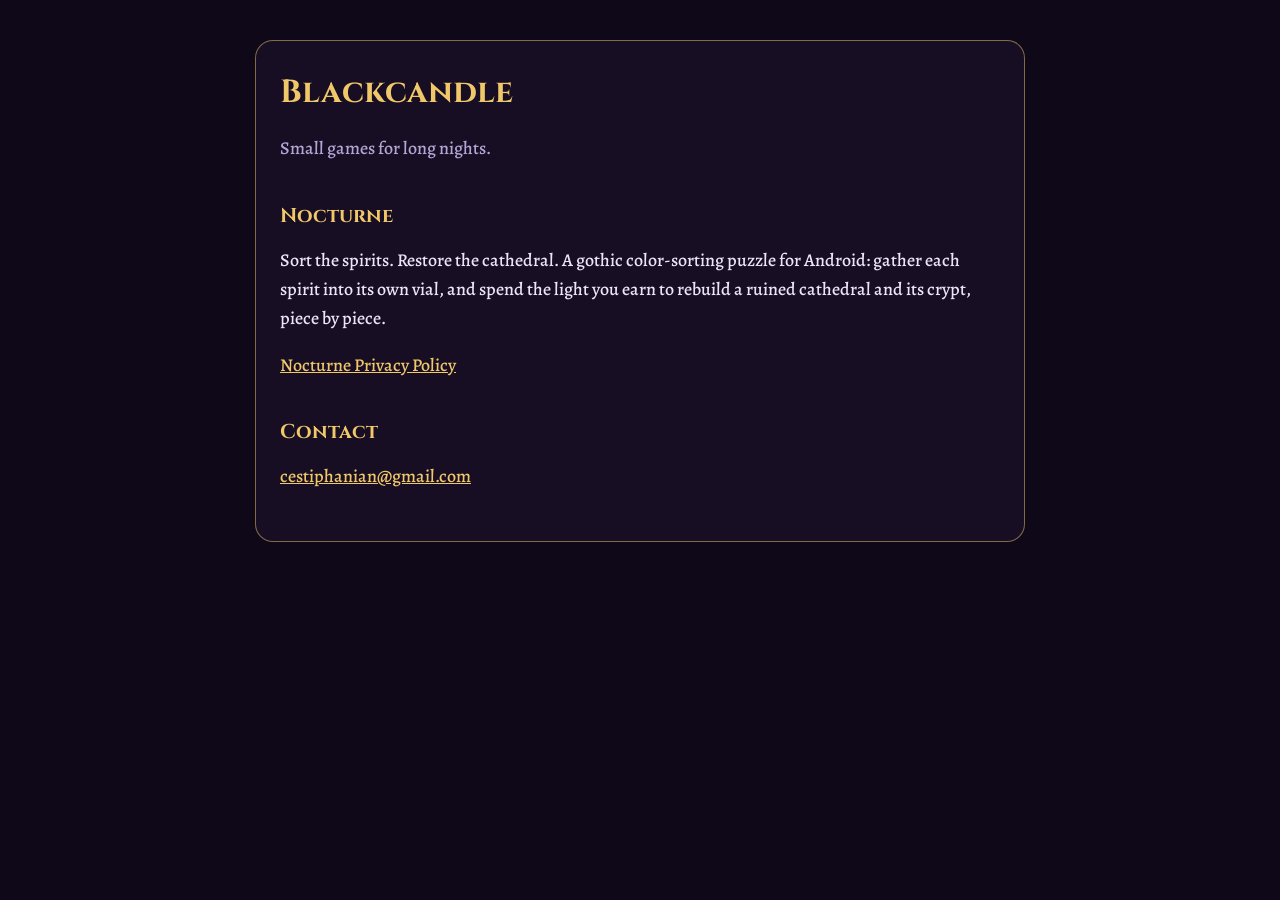
<file: index.html>
<!doctype html>
<html lang="en">
<head>
<meta charset="utf-8">
<meta name="viewport" content="width=device-width, initial-scale=1">
<title>Blackcandle</title>
<link rel="stylesheet" href="style.css">
</head>
<body>
<main>
<h1>Blackcandle</h1>
<p class="dim">Small games for long nights.</p>

<h2>Nocturne</h2>
<p>Sort the spirits. Restore the cathedral. A gothic color-sorting puzzle for Android:
gather each spirit into its own vial, and spend the light you earn to rebuild a
ruined cathedral and its crypt, piece by piece.</p>
<p><a href="privacy.html">Nocturne Privacy Policy</a></p>

<h2>Contact</h2>
<p><a href="mailto:cestiphanian@gmail.com">cestiphanian@gmail.com</a></p>
</main>
</body>
</html>
</file>
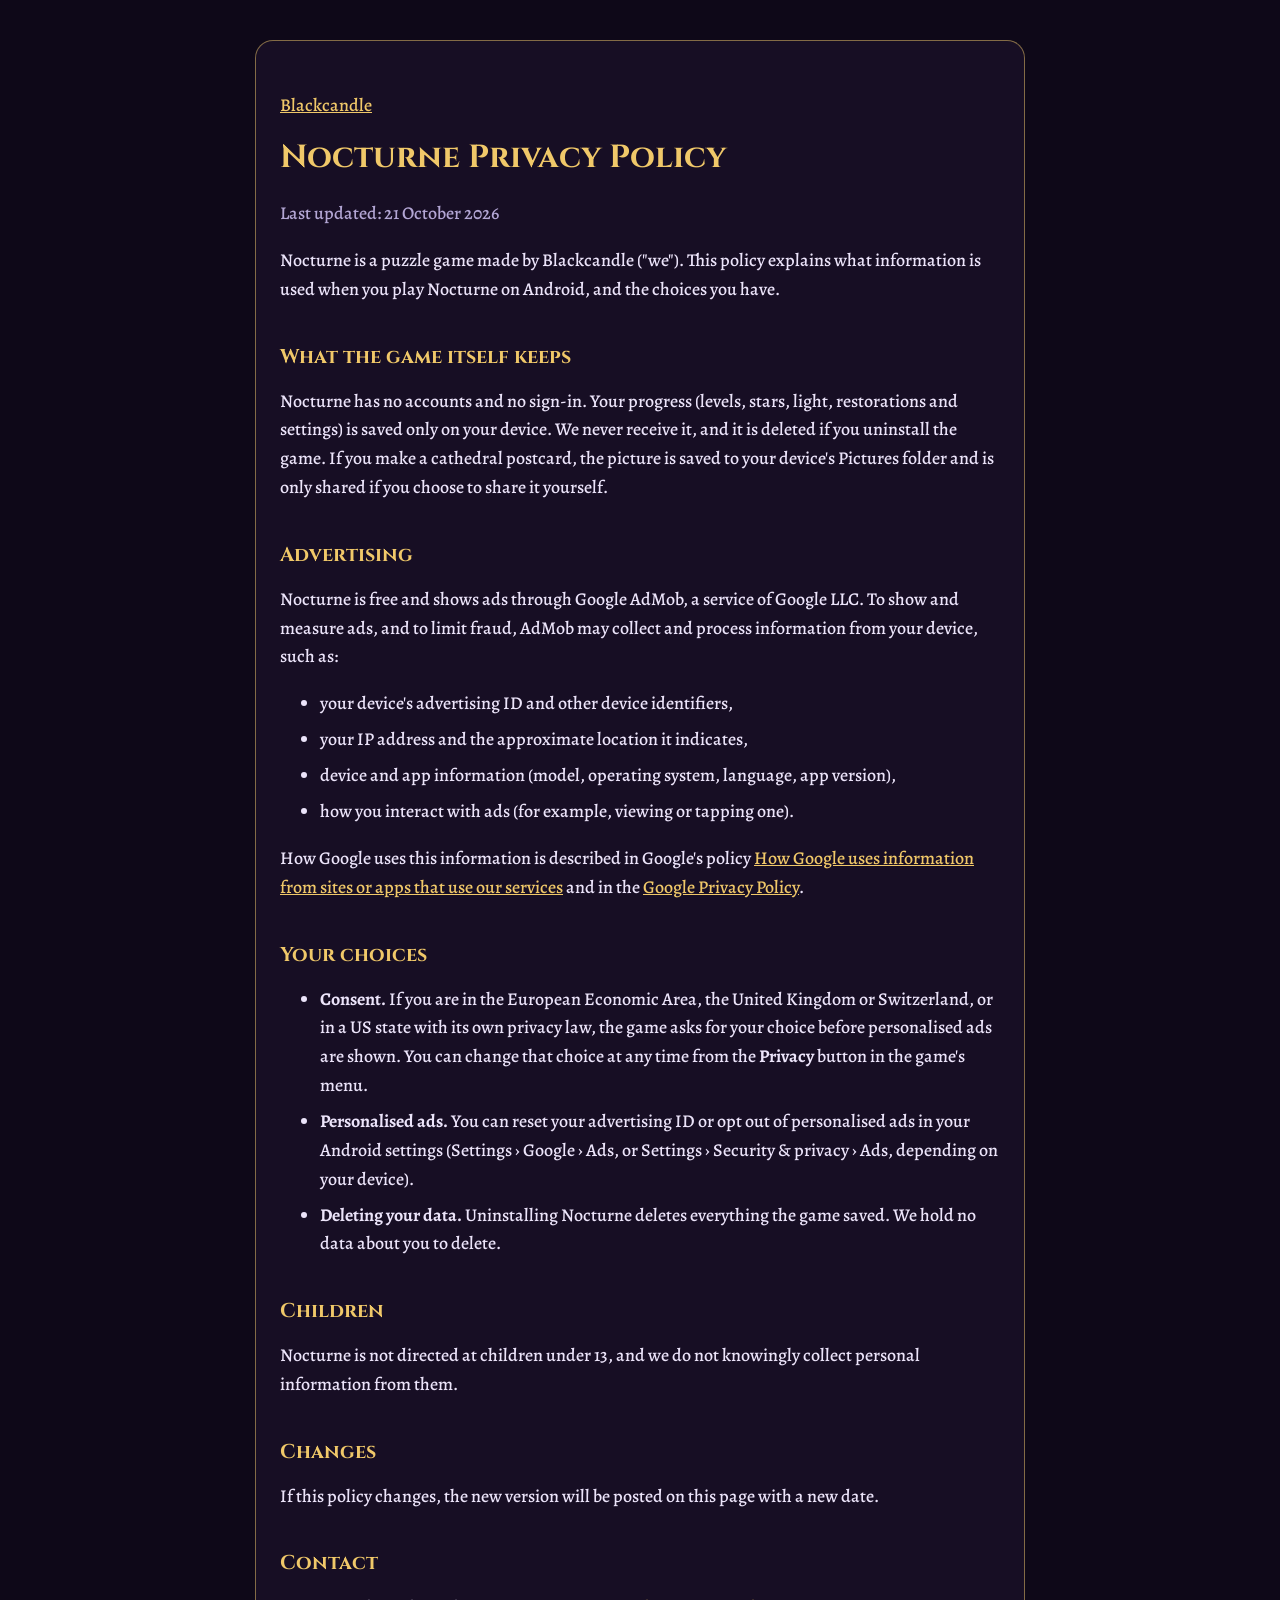
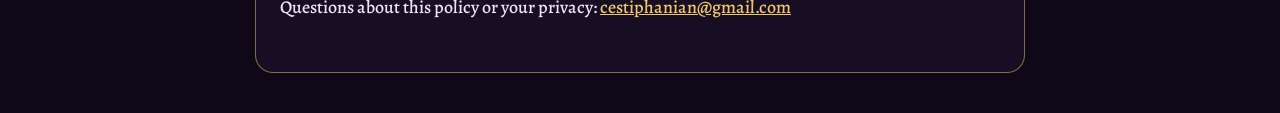
<file: privacy.html>
<!doctype html>
<html lang="en">
<head>
<meta charset="utf-8">
<meta name="viewport" content="width=device-width, initial-scale=1">
<title>Nocturne Privacy Policy</title>
<link rel="stylesheet" href="style.css">
</head>
<body>
<main>
<p class="crumb"><a href="index.html">Blackcandle</a></p>
<h1>Nocturne Privacy Policy</h1>
<p class="dim">Last updated: 21 October 2026</p>

<p>Nocturne is a puzzle game made by Blackcandle ("we"). This policy explains what
information is used when you play Nocturne on Android, and the choices you have.</p>

<h2>What the game itself keeps</h2>
<p>Nocturne has no accounts and no sign-in. Your progress (levels, stars, light,
restorations and settings) is saved only on your device. We never receive it, and
it is deleted if you uninstall the game. If you make a cathedral postcard, the
picture is saved to your device's Pictures folder and is only shared if you
choose to share it yourself.</p>

<h2>Advertising</h2>
<p>Nocturne is free and shows ads through Google AdMob, a service of Google LLC.
To show and measure ads, and to limit fraud, AdMob may collect and process
information from your device, such as:</p>
<ul>
<li>your device's advertising ID and other device identifiers,</li>
<li>your IP address and the approximate location it indicates,</li>
<li>device and app information (model, operating system, language, app version),</li>
<li>how you interact with ads (for example, viewing or tapping one).</li>
</ul>
<p>How Google uses this information is described in Google's policy
<a href="https://policies.google.com/technologies/partner-sites">How Google uses information from sites or apps that use our services</a>
and in the <a href="https://policies.google.com/privacy">Google Privacy Policy</a>.</p>

<h2>Your choices</h2>
<ul>
<li><strong>Consent.</strong> If you are in the European Economic Area, the United
Kingdom or Switzerland, or in a US state with its own privacy law, the game asks
for your choice before personalised ads are shown. You can change that choice at
any time from the <strong>Privacy</strong> button in the game's menu.</li>
<li><strong>Personalised ads.</strong> You can reset your advertising ID or opt out
of personalised ads in your Android settings (Settings &rsaquo; Google &rsaquo; Ads,
or Settings &rsaquo; Security &amp; privacy &rsaquo; Ads, depending on your device).</li>
<li><strong>Deleting your data.</strong> Uninstalling Nocturne deletes everything
the game saved. We hold no data about you to delete.</li>
</ul>

<h2>Children</h2>
<p>Nocturne is not directed at children under 13, and we do not knowingly collect
personal information from them.</p>

<h2>Changes</h2>
<p>If this policy changes, the new version will be posted on this page with a new
date.</p>

<h2>Contact</h2>
<p>Questions about this policy or your privacy: <a href="mailto:cestiphanian@gmail.com">cestiphanian@gmail.com</a></p>
</main>
</body>
</html>
</file>
<file: style.css>
@import url("https://fonts.googleapis.com/css2?family=Cinzel:wght@600&family=Alegreya:wght@400;500&display=swap");

:root {
	--bg: #0e0818;
	--panel: #170e24;
	--text: #ece4fa;
	--dim: #b3a6d4;
	--gold: #f0c869;
}

body {
	margin: 0;
	background: var(--bg);
	color: var(--text);
	font: 500 18px/1.6 "Alegreya", Georgia, serif;
}

main {
	max-width: 720px;
	margin: 40px auto;
	padding: 32px 24px;
	background: var(--panel);
	border: 1px solid rgba(240, 200, 105, 0.5);
	border-radius: 18px;
}

h1, h2 {
	font-family: "Cinzel", Georgia, serif;
	color: var(--gold);
	line-height: 1.25;
}

h1 { font-size: 2rem; margin-top: 0; }
h2 { font-size: 1.25rem; margin-top: 2em; }

a { color: var(--gold); }
.dim, .crumb { color: var(--dim); }
li { margin-bottom: 0.4em; }

@media (max-width: 600px) {
	main { margin: 0; border-radius: 0; border: none; }
}
</file>
